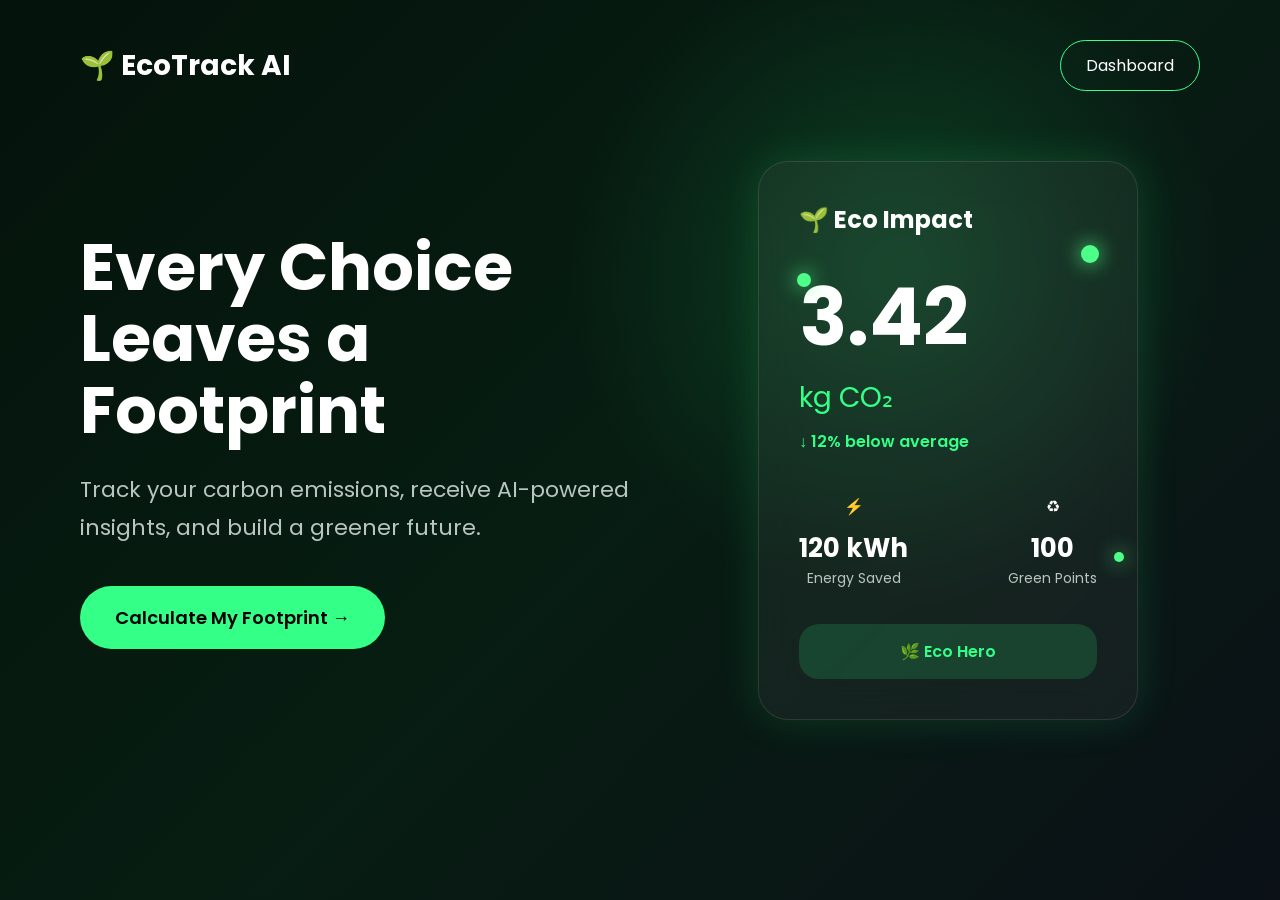
<file: index.html>
<!DOCTYPE html>
<html lang="en">

<head>

<meta charset="UTF-8">

<meta name="viewport" content="width=device-width, initial-scale=1.0">

<title>EcoTrack AI</title>

<link rel="stylesheet" href="style.css">

<link rel="preconnect" href="https://fonts.googleapis.com">

<link rel="preconnect" href="https://fonts.gstatic.com" crossorigin>

<link href="https://fonts.googleapis.com/css2?family=Poppins:wght@300;400;600;700&display=swap" rel="stylesheet">

</head>

<body>


<div class="hero">

<div class="navbar">

<h2 class="logo">

🌱 EcoTrack AI

</h2>

<a href="dashboard.html" class="nav-btn">

Dashboard

</a>

</div>



<div class="hero-content">

<div class="left">

<h1>

Every Choice Leaves a Footprint

</h1>

<p>

Track your carbon emissions,

receive AI-powered insights,

and build a greener future.

</p>


<a href="dashboard.html">

<button>

Calculate My Footprint →

</button>

</a>

</div>

<div class="right">

    <div class="glass-card">

        <h3>

            🌱 Eco Impact

        </h3>

        <h1>

            3.42

        </h1>

        <span>

            kg CO₂

        </span>

        <p class="green">

            ↓ 12% below average

        </p>

        <div class="stats">

            <div>

                ⚡

                <h4>120 kWh</h4>

                <p>Energy Saved</p>

            </div>

            <div>

                ♻

                <h4>100</h4>

                <p>Green Points</p>

            </div>

        </div>

        <div class="badge">

            🌿 Eco Hero

        </div>

    </div>


    <div class="particle p1"></div>

    <div class="particle p2"></div>

    <div class="particle p3"></div>

</div>


</div>

</div>

</body>

</html>
</file>
<file: style.css>
*{

margin:0;

padding:0;

box-sizing:border-box;

font-family:'Poppins',sans-serif;

}


body{

background:

radial-gradient(

circle at 70% 30%,

rgba(52,255,135,0.15),

transparent 30%

),

linear-gradient(

135deg,

#04130b,

#071d12,

#0b1117

);

min-height:100vh;

overflow-x:hidden;
overflow-y: auto;

color:white;

position:relative;

}





.hero{

padding:40px 80px;

}



.navbar{

display:flex;

justify-content:space-between;

align-items:center;

}



.logo{

font-size:28px;

font-weight:700;

}



.nav-btn{

text-decoration:none;

color:white;

padding:12px 25px;

border:1px solid #3cff8f;

border-radius:30px;

transition:.3s;

}



.nav-btn:hover{

background:#3cff8f;

color:black;

}



.hero-content{

display:flex;

align-items:center;

justify-content:space-between;

margin-top:70px;

}



.left{

width:50%;

}



.left h1{

font-size:65px;

line-height:1.1;

margin-bottom:25px;

}



.left p{

font-size:22px;

color:#b9c6c0;

line-height:1.7;

margin-bottom:40px;

}



button{

padding:18px 35px;

border:none;

border-radius:40px;

background:#34ff87;

font-size:18px;

font-weight:600;

cursor:pointer;

transition:.3s;

}



button:hover{

transform:translateY(-5px);

box-shadow:

0 0 30px

#34ff87;

}



.right{

width:45%;

position:relative;

display:flex;

justify-content:center;

align-items:center;

}

.glass-card{

width:380px;

padding:40px;

border-radius:30px;

background:

rgba(255,255,255,0.05);

backdrop-filter:

blur(20px);

border:

1px solid rgba(255,255,255,0.1);

box-shadow:

0 0 40px rgba(52,255,135,0.15);

animation:

floatCard 4s ease-in-out infinite;

}



.glass-card h3{

font-size:24px;

margin-bottom:20px;

}



.glass-card h1{

font-size:80px;

font-weight:700;

}



.glass-card span{

font-size:28px;

color:#34ff87;

}



.green{

margin-top:10px;

color:#34ff87;

font-weight:600;

}



.stats{

display:flex;

justify-content:space-between;

margin-top:40px;

}



.stats div{

text-align:center;

}



.stats h4{

font-size:26px;

margin-top:10px;

}



.stats p{

color:#b9c6c0;

font-size:14px;

}



.badge{

margin-top:35px;

padding:15px;

text-align:center;

border-radius:20px;

background:

rgba(52,255,135,0.15);

color:#34ff87;

font-weight:600;

}



@keyframes floatCard{

0%{

transform:

translateY(0px);

}

50%{

transform:

translateY(-12px);

}

100%{

transform:

translateY(0px);

}

}




.particle{

position:absolute;

border-radius:50%;

background:#4dff88;

box-shadow:

0 0 20px #4dff88;

animation:pulse 2s infinite alternate;

}



.p1{

width:14px;

height:14px;

top:20%;

left:20%;

}



.p2{

width:10px;

height:10px;

top:70%;

right:15%;

animation-delay:1s;

}



.p3{

width:18px;

height:18px;

top:15%;

right:20%;

animation-delay:0.5s;

}







@keyframes pulse{

from{

transform:scale(1);

opacity:0.5;

}

to{

transform:scale(1.5);

opacity:1;

}

}


@keyframes float{

0%{

transform:

translateY(0px);

}

50%{

transform:

translateY(-20px);

}

100%{

transform:

translateY(0px);

}

}
/* DASHBOARD */

.dashboard-container{

display:flex;

min-height:100vh;

}


.sidebar{

width:250px;

background:#071510;

padding:40px 25px;

display:flex;

flex-direction:column;

justify-content:space-between;

}

.sidebar h2{

font-size:30px;

line-height:1.3;

margin-bottom:50px;

}



.sidebar ul{

list-style:none;

}


.sidebar li{

padding:18px 0;

font-size:22px;

cursor:pointer;

color:#d6e8dd;

}


.sidebar li:hover{

color:#34ff87;

}


.sidebar-footer{

color:#89a59a;

font-size:18px;

margin-top:50px;

}



.main-content{

flex:1;

padding:40px;

}



.hero-card{

background:

linear-gradient(

135deg,

#111,

#1a1a1a

);

border-radius:30px;

padding:40px;

display:flex;

justify-content:space-between;

align-items:center;

box-shadow:

0 0 30px

rgba(

52,

255,

135,

0.15

);

}


.hero-card h1{

font-size:48px;

margin-bottom:15px;

}


.hero-card h2{

font-size:52px;

color:#34ff87;

margin-top:15px;

}


.green{

color:#34ff87;

font-weight:600;

margin-top:10px;

}


.hero-earth{

font-size:130px;

}



.calculator{

display:grid;

grid-template-columns:

repeat(

2,

1fr

);

gap:25px;

margin-top:40px;

}


.card{

background:

rgba(

255,

255,

255,

0.05

);

padding:30px;

border-radius:25px;

backdrop-filter:

blur(

15px

);

}


.card h3{

margin-bottom:20px;

font-size:28px;

}



.card input,

.card select{

width:100%;

padding:16px;

border:none;

border-radius:15px;

font-size:18px;

margin-top:10px;

}



.calc-btn{

margin-top:35px;

padding:18px 35px;

background:#34ff87;

border:none;

border-radius:40px;

font-size:22px;

font-weight:600;

cursor:pointer;

}
.result-section{

display:grid;

grid-template-columns:

1fr 1fr;

gap:30px;

margin-top:40px;

}



#result-card,

.chart-card{

background:

rgba(

255,

255,

255,

0.05

);

padding:35px;

border-radius:25px;

backdrop-filter:

blur(20px);

}



#result-card h2,

.chart-card h2{

margin-bottom:20px;

}



#carbon-value{

font-size:60px;

color:#34ff87;

margin-top:20px;

}



#eco-score{

margin-top:20px;

}



#green-points{

margin-top:15px;

font-size:20px;

color:#34ff87;

}



#myChart{

max-width:300px;

margin:auto;

}
.extra-section{

display:grid;

grid-template-columns:

1fr 1fr;

gap:30px;

margin-top:40px;

}



#ai-card,

.impact-card{

background:

rgba(

255,

255,

255,

0.05

);

padding:35px;

border-radius:25px;

backdrop-filter:

blur(20px);

}



#ai-card h2,

.impact-card h2{

margin-bottom:20px;

}



#ai-suggestions{

line-height:2;

font-size:18px;

}



.impact-card ul{

padding-left:20px;

}



.impact-card li{

margin-top:15px;

font-size:18px;

}
.extra-section{

display:grid;

grid-template-columns:

1fr 1fr;

gap:30px;

margin-top:40px;

}



#ai-card,

.impact-card{

background:

rgba(

255,

255,

255,

0.05

);

padding:35px;

border-radius:25px;

backdrop-filter:

blur(20px);

}



#ai-card h2,

.impact-card h2{

margin-bottom:20px;

}



#ai-suggestions{

line-height:1.8;

font-size:18px;

}



.impact-card ul{

padding-left:20px;

}



.impact-card li{

margin-top:15px;

}
#badge{

margin-top:20px;

padding:12px;

background:

rgba(52,255,135,0.15);

border-radius:15px;

color:#34ff87;

font-weight:600;

text-align:center;

}
</file>
